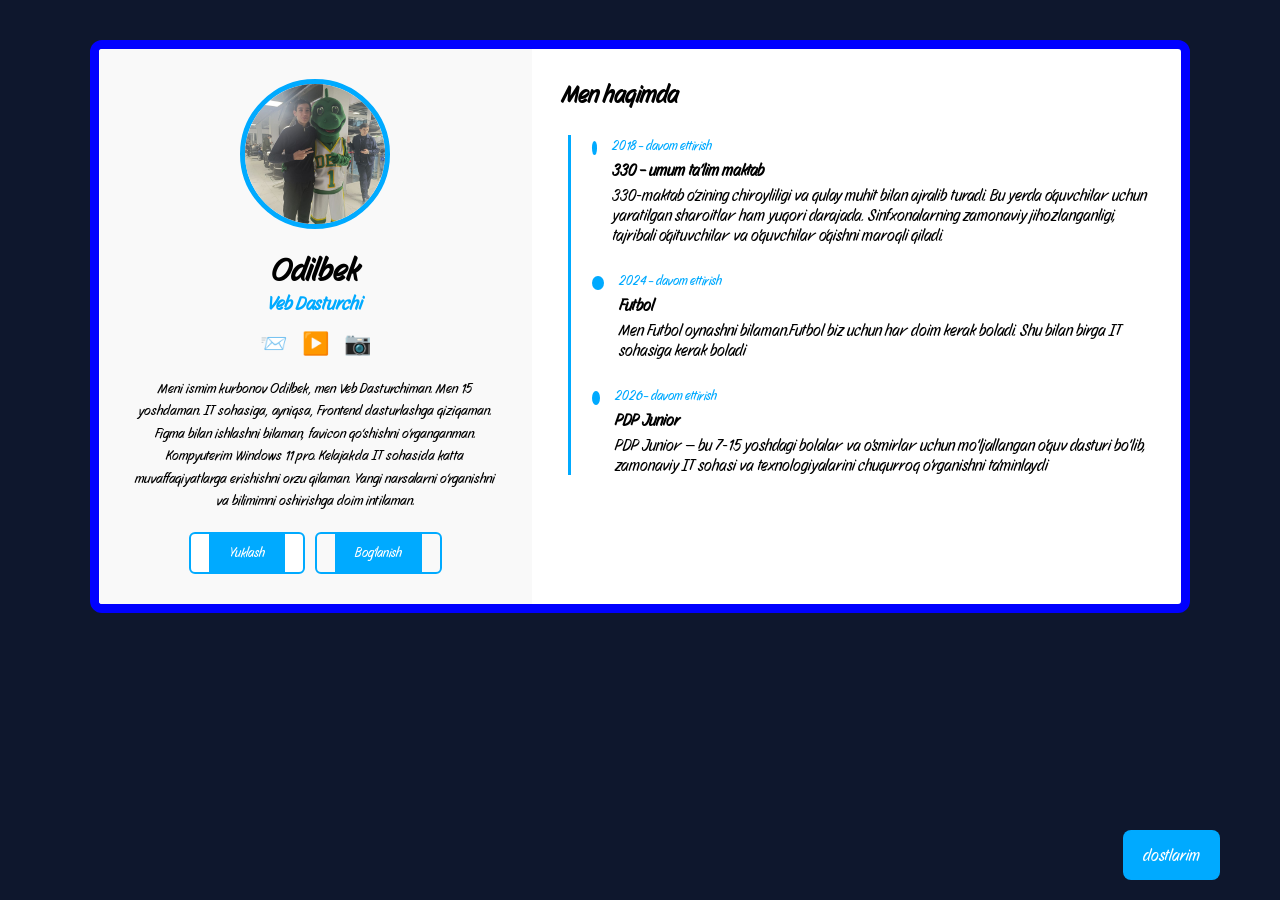
<file: index.html>
<!DOCTYPE html>
<html lang="uz">

<head>
    <meta charset="UTF-8">
    <title>Men haqimda</title>
    <link rel="stylesheet" href="men.css">
</head>

<body>

    <div class="container">

        <div class="left">
            <div class="avatar">
                <img src="./photo_2026-02-05_03-00-59.jpg" alt="Odilbek">
            </div>

            <h1>Odilbek
            </h1>
            <h3>Veb Dasturchi</h3>

            <div class="socials">
                <a href="#">📨</a>
                <a href="#">▶️</a>
                <a href="#">📷</a>
            </div>

            <p class="about-text">
                Meni ismim kurbonov Odilbek, men Veb Dasturchiman. Men 15 yoshdaman. IT sohasiga, ayniqsa, Frontend dasturlashga qiziqaman. Figma bilan ishlashni bilaman, favicon qo‘shishni o‘rganganman. Kompyuterim Windows 11 pro. Kelajakda IT sohasida katta muvaffaqiyatlarga erishishni orzu qilaman. Yangi narsalarni o‘rganishni va bilimimni oshirishga doim intilaman.
            </p>

            <div class="buttons">
                <button class="btn blue"><a href="https://www.google.com/">Yuklash</a></button>
                <button class="btn outline"><a href="boglanish.html">Bog‘lanish</a></button>
            </div>
        </div>

        <div class="right">
            <h2>Men haqimda</h2>

            <div class="timeline">
                <div class="item">
                    <span class="dot"></span>
                    <div>
                        <small>2018 – davom ettirish</small>
                        <h4>330 – umum ta’lim maktab</h4>
                        <p>330-maktab o‘zining chiroyliligi va qulay muhit bilan ajralib turadi. Bu yerda o‘quvchilar
                            uchun yaratilgan sharoitlar ham yuqori darajada. Sinfxonalarning zamonaviy jihozlanganligi,
                            tajribali o‘qituvchilar va o'quvchilar o‘qishni maroqli qiladi.</p>
                    </div>
                </div> 

                <div class="item">
                    <span class="dot"></span>
                    <div>
                        <small>2024 – davom ettirish</small>
                        <h4>Futbol</h4>
                        <p>Men Futbol oynashni bilaman.Futbol biz uchun har doim kerak boladi. Shu
                            bilan birga IT sohasiga kerak boladi</p>
                    </div>
                </div>

                <div class="item">
                    <span class="dot"></span>
                    <div>
                        <small>2026– davom ettirish</small>
                        <h4>PDP Junior</h4>
                        <p>PDP Junior — bu 7-15 yoshdagi bolalar va o'smirlar uchun mo'ljallangan o'quv dasturi bo'lib,
                            zamonaviy IT sohasi va texnologiyalarini chuqurroq o'rganishni ta'minlaydi</p>
                    </div>
                </div>
                <a href="dostlarim.html">
                    <button class="open-btn">dostlarim</button>
                </a>

            </div>
        </div>

    </div>






</body>

</html>
</file>
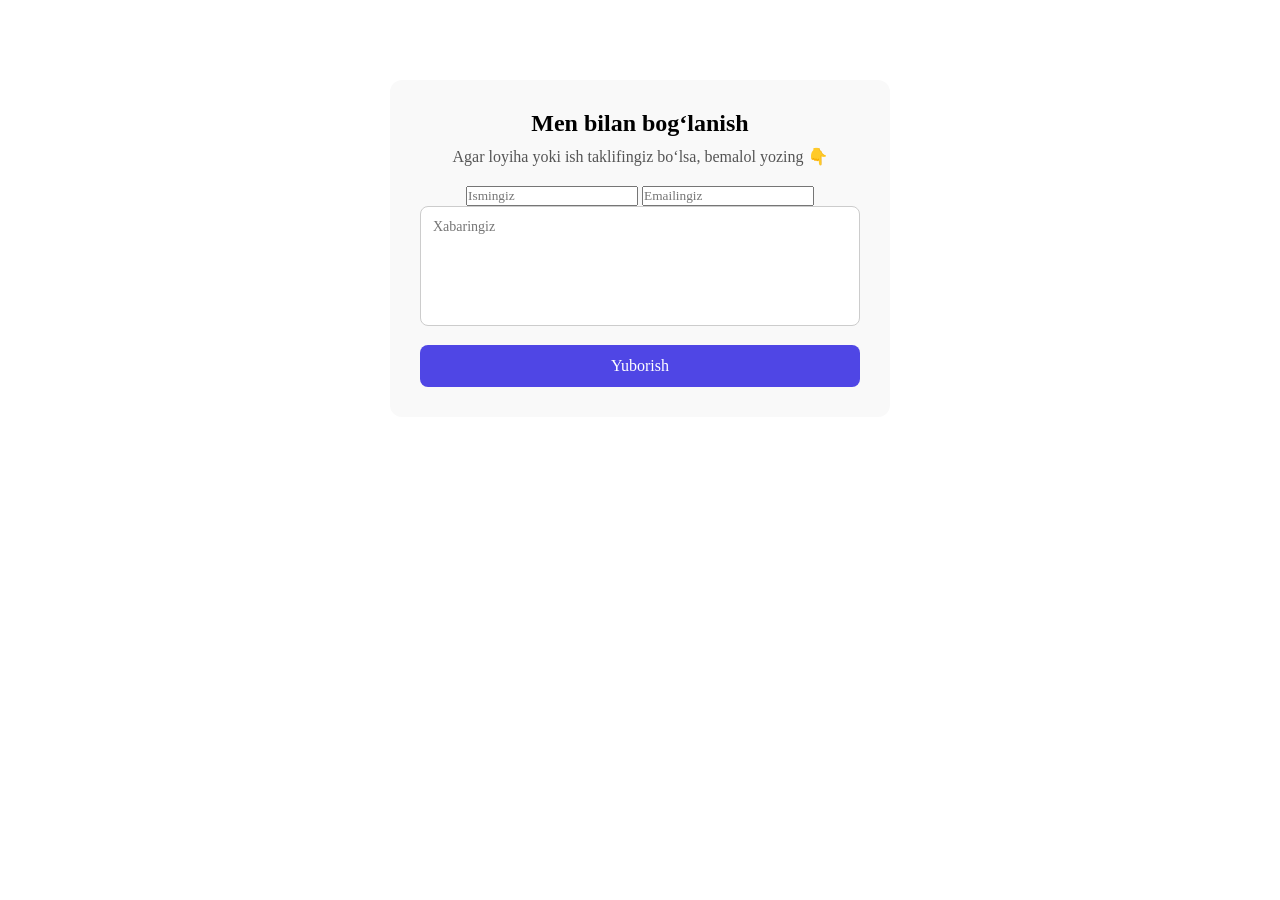
<file: boglanish.html>
<!DOCTYPE html>
<html lang="en">
<head>
    <meta charset="UTF-8">
    <meta name="viewport" content="width=device-width, initial-scale=1.0">
    <title>Bog‘lanish</title>
    <link rel="stylesheet" href="boglanish.css">
</head>
<body>
    <section class="contact">
  <h2>Men bilan bog‘lanish</h2>
  <p>Agar loyiha yoki ish taklifingiz bo‘lsa, bemalol yozing 👇</p>

  <form>
    <input type="text" placeholder="Ismingiz" required>
    <input type="email" placeholder="Emailingiz" required>
    <textarea placeholder="Xabaringiz" required></textarea>
    <button type="submit"><a href="index.html">Yuborish</a></button>
  </form>
</section>

</body>
</html>
</file>
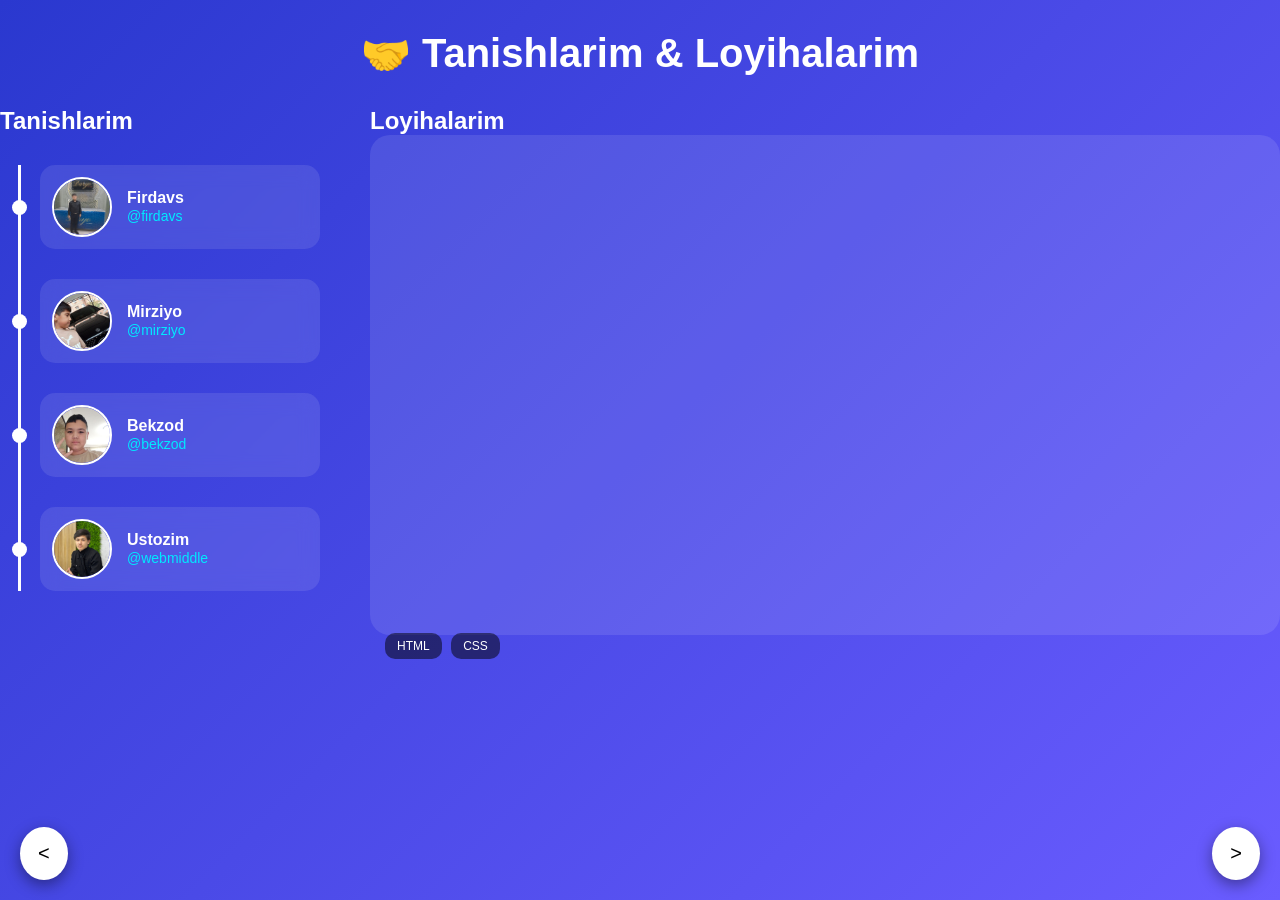
<file: dostlarim.html>
<!DOCTYPE html>
<html lang="uz">
<head>
    <meta charset="UTF-8">
    <meta name="viewport" content="width=device-width, initial-scale=1.0">
    <title>Tanishlarim</title>
    <link rel="stylesheet" href="dostlarim.css">
</head>

<body>

<h1 class="title">🤝 Tanishlarim & Loyihalarim</h1>

<section class="wrapper">

    <!-- ================= FRIENDS ================= -->
    <div class="friends">

        <h2>Tanishlarim</h2>

        <div class="timeline">

            <div class="friend-card">
                <span class="dot"></span>
                <img src="./firdavs.jpg">
                <div class="info">
                    <h4>Firdavs</h4>
                    <a href="https://web.telegram.org/k/#@uwwFIRDAVSuww">@firdavs</a>
                </div>
            </div>

            <div class="friend-card">
                <span class="dot"></span>
                <img src="./mr.jpg">
                <div class="info">
                    <h4>Mirziyo</h4>
                    <a href="https://web.telegram.org/k/#8336772102">@mirziyo</a>
                </div>
            </div>

            <div class="friend-card">
                <span class="dot"></span>
                <img src="./bk.jpg">
                <div class="info">
                    <h4>Bekzod</h4>
                    <a href="https://web.telegram.org/k/#7925323971">@bekzod</a>
                </div>
            </div>

            <div class="friend-card">
                <span class="dot"></span>
                <img src="./ustozim.jpg">
                <div class="info">
                    <h4>Ustozim</h4>
                    <a href="https://web.telegram.org/k/@webmiddle">@webmiddle</a>
                </div>
            </div>

        </div>
    </div>

    <!-- ================= PROJECT ================= -->
    <div class="projects">

        <h2>Loyihalarim</h2>

        <div class="project-card">

            <iframe src="https://odilbek-773.vercel.app/"></iframe>

            <div class="tech">
                <span>HTML</span>
                <span>CSS</span>
            </div>

        </div>

    </div>

</section>

<!-- NAVIGATION -->
<a href="oilam.html" class="nav-btn right">></a>
<a href="index.html" class="nav-btn left"><</a>
</body>
</html>
</file>
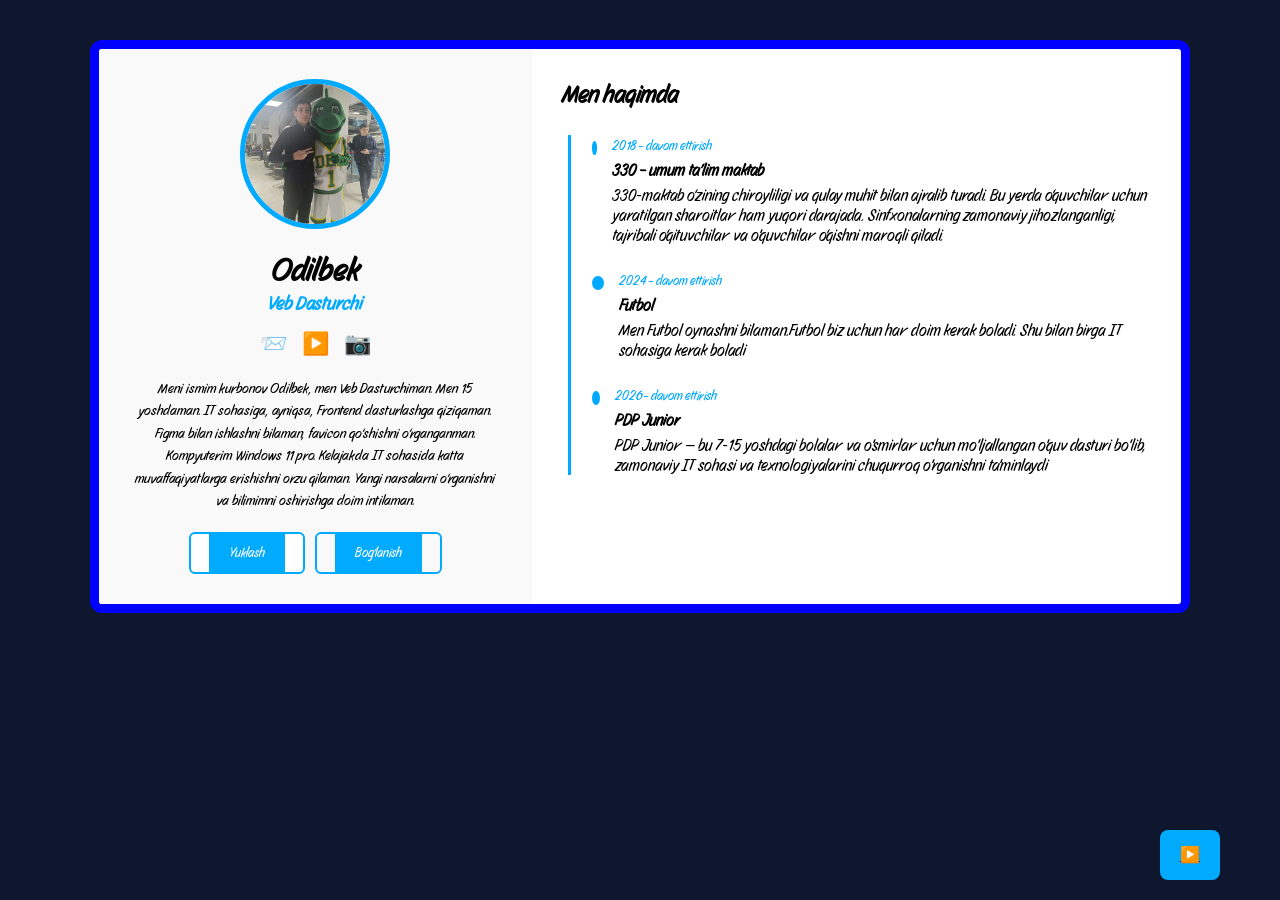
<file: men.html>
<!DOCTYPE html>
<html lang="uz">

<head>
    <meta charset="UTF-8">
    <title>Men haqimda</title>
    <link rel="stylesheet" href="men.css">
</head>

<body>

    <div class="container">

        <div class="left">
            <div class="avatar">
                <img src="./photo_2026-02-05_03-00-59.jpg" alt="Odilbek">
            </div>

            <h1>Odilbek
            </h1>
            <h3>Veb Dasturchi</h3>

            <div class="socials">
                <a href="#">📨</a>
                <a href="#">▶️</a>
                <a href="#">📷</a>
            </div>

            <p class="about-text">
                Meni ismim kurbonov Odilbek, men Veb Dasturchiman. Men 15 yoshdaman. IT sohasiga, ayniqsa, Frontend dasturlashga qiziqaman. Figma bilan ishlashni bilaman, favicon qo‘shishni o‘rganganman. Kompyuterim Windows 11 pro. Kelajakda IT sohasida katta muvaffaqiyatlarga erishishni orzu qilaman. Yangi narsalarni o‘rganishni va bilimimni oshirishga doim intilaman.
            </p>

            <div class="buttons">
                <button class="btn blue"><a href="https://www.google.com/">Yuklash</a></button>
                <button class="btn outline"><a href="boglanish.html">Bog‘lanish</a></button>
            </div>
        </div>

        <div class="right">
            <h2>Men haqimda</h2>

            <div class="timeline">
                <div class="item">
                    <span class="dot"></span>
                    <div>
                        <small>2018 – davom ettirish</small>
                        <h4>330 – umum ta’lim maktab</h4>
                        <p>330-maktab o‘zining chiroyliligi va qulay muhit bilan ajralib turadi. Bu yerda o‘quvchilar
                            uchun yaratilgan sharoitlar ham yuqori darajada. Sinfxonalarning zamonaviy jihozlanganligi,
                            tajribali o‘qituvchilar va o'quvchilar o‘qishni maroqli qiladi.</p>
                    </div>
                </div> 

                <div class="item">
                    <span class="dot"></span>
                    <div>
                        <small>2024 – davom ettirish</small>
                        <h4>Futbol</h4>
                        <p>Men Futbol oynashni bilaman.Futbol biz uchun har doim kerak boladi. Shu
                            bilan birga IT sohasiga kerak boladi</p>
                    </div>
                </div>

                <div class="item">
                    <span class="dot"></span>
                    <div>
                        <small>2026– davom ettirish</small>
                        <h4>PDP Junior</h4>
                        <p>PDP Junior — bu 7-15 yoshdagi bolalar va o'smirlar uchun mo'ljallangan o'quv dasturi bo'lib,
                            zamonaviy IT sohasi va texnologiyalarini chuqurroq o'rganishni ta'minlaydi</p>
                    </div>
                </div>
                <button class="open-btn"><a href="dostlarim.html">▶️</a></button>

            </div>
        </div>

    </div>






</body>

</html>
</file>
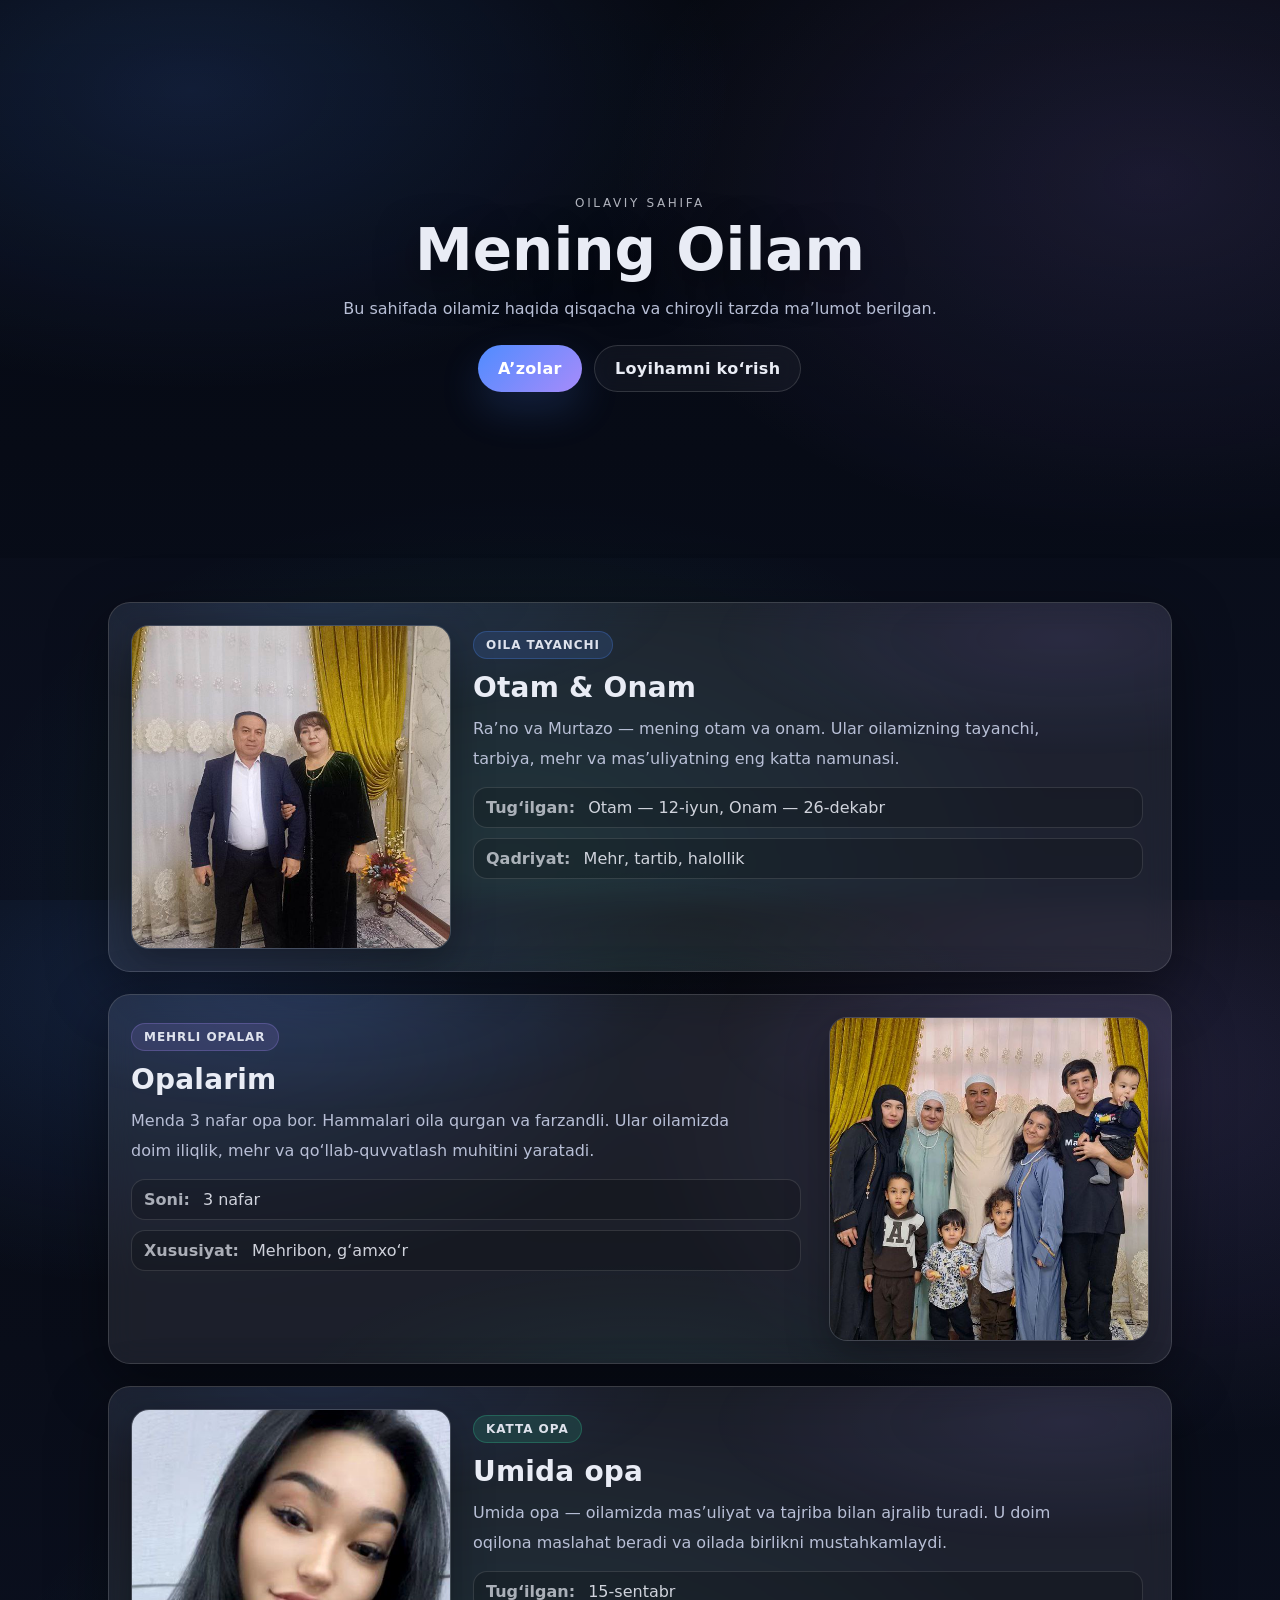
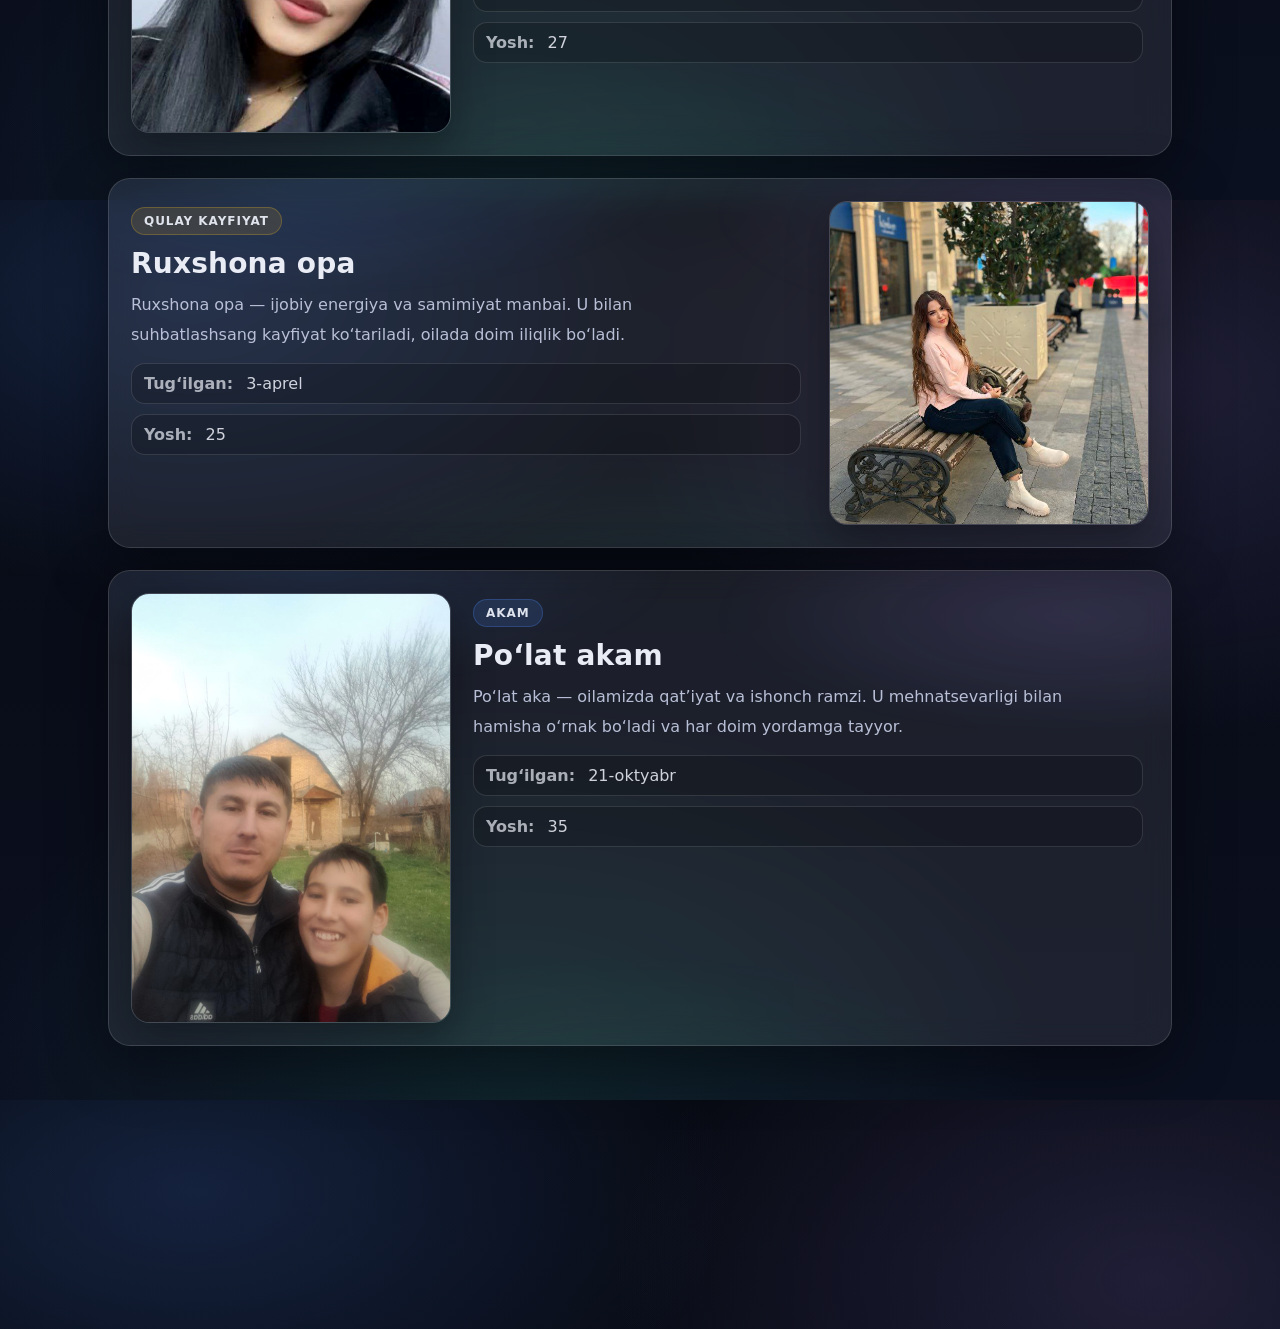
<file: oilam.html>
<!DOCTYPE html>
<html lang="uz">
<head>
  <meta charset="UTF-8" />
  <meta name="viewport" content="width=device-width, initial-scale=1.0" />
  <title>Mening Oilam</title>
  <link rel="stylesheet" href="oilam.css" />
</head>

<body>
  <header class="hero">
    <div class="hero__bg"></div>
    <div class="hero__content">
      <p class="hero__kicker">Oilaviy sahifa</p>
      <h1 class="hero__title">Mening Oilam</h1>
      <p class="hero__subtitle">
        Bu sahifada oilamiz haqida qisqacha va chiroyli tarzda ma’lumot berilgan.
      </p>

      <div class="hero__actions">
        <a class="btn btn--primary" href="#members">A’zolar</a>
        <a class="btn btn--ghost" href="https://odilbek-773.vercel.app/" target="_blank">
          Loyihamni ko‘rish
        </a>
      </div>
    </div>
  </header>

  <main class="wrap" id="members">

    <!-- 1 -->
    <section class="member reveal">
      <div class="member__card">
        <div class="member__media">
          <img src="./adam.jpg" alt="Otam va Onam" />
          <div class="member__shine"></div>
        </div>

        <div class="member__info">
          <div class="badge">Oila tayanchi</div>
          <h2 class="member__title">Otam &amp; Onam</h2>
          <p class="member__text">
            Ra’no va Murtazo — mening otam va onam. Ular oilamizning tayanchi,
            tarbiya, mehr va mas’uliyatning eng katta namunasi.
          </p>

          <ul class="member__meta">
            <li><span>Tug‘ilgan:</span> Otam — 12-iyun, Onam — 26-dekabr</li>
            <li><span>Qadriyat:</span> Mehr, tartib, halollik</li>
          </ul>
        </div>
      </div>
    </section>

    <!-- 2 -->
    <section class="member reveal member--reverse">
      <div class="member__card">
        <div class="member__media">
          <img src="./oyim.jpg" alt="Opalarim" />
          <div class="member__shine"></div>
        </div>

        <div class="member__info">
          <div class="badge badge--violet">Mehrli opalar</div>
          <h2 class="member__title">Opalarim</h2>
          <p class="member__text">
            Menda 3 nafar opa bor. Hammalari oila qurgan va farzandli.
            Ular oilamizda doim iliqlik, mehr va qo‘llab-quvvatlash muhitini yaratadi.
          </p>

          <ul class="member__meta">
            <li><span>Soni:</span> 3 nafar</li>
            <li><span>Xususiyat:</span> Mehribon, g‘amxo‘r</li>
          </ul>
        </div>
      </div>
    </section>

    <!-- 3 -->
    <section class="member reveal">
      <div class="member__card">
        <div class="member__media">
          <img src="./opam.jpg" alt="Umida opa" />
          <div class="member__shine"></div>
        </div>

        <div class="member__info">
          <div class="badge badge--green">Katta opa</div>
          <h2 class="member__title">Umida opa</h2>
          <p class="member__text">
            Umida opa — oilamizda mas’uliyat va tajriba bilan ajralib turadi.
            U doim oqilona maslahat beradi va oilada birlikni mustahkamlaydi.
          </p>

          <ul class="member__meta">
            <li><span>Tug‘ilgan:</span> 15-sentabr</li>
            <li><span>Yosh:</span> 27</li>
          </ul>
        </div>
      </div>
    </section>

    <!-- 4 -->
    <section class="member reveal member--reverse">
      <div class="member__card">
        <div class="member__media">
          <img src="./opam2.jpg" alt="Ruxshona opa" />
          <div class="member__shine"></div>
        </div>

        <div class="member__info">
          <div class="badge badge--amber">Qulay kayfiyat</div>
          <h2 class="member__title">Ruxshona opa</h2>
          <p class="member__text">
            Ruxshona opa — ijobiy energiya va samimiyat manbai.
            U bilan suhbatlashsang kayfiyat ko‘tariladi, oilada doim iliqlik bo‘ladi.
          </p>

          <ul class="member__meta">
            <li><span>Tug‘ilgan:</span> 3-aprel</li>
            <li><span>Yosh:</span> 25</li>
          </ul>
        </div>
      </div>
    </section>
    <!-- 5 -->
    <section class="member reveal">
      <div class="member__card">
        <div class="member__media">
          <img src="./akam.jpg" alt="Po‘lat aka" />
          <div class="member__shine"></div>
        </div>

        <div class="member__info">
          <div class="badge badge--blue">Akam</div>
          <h2 class="member__title">Po‘lat akam</h2>
          <p class="member__text">
            Po‘lat aka — oilamizda qat’iyat va ishonch ramzi.
            U mehnatsevarligi bilan hamisha o‘rnak bo‘ladi va har doim yordamga tayyor.
          </p>

          <ul class="member__meta">
            <li><span>Tug‘ilgan:</span> 21-oktyabr</li>
            <li><span>Yosh:</span> 35</li>
          </ul>
        </div>
      </div>
    </section>

    <footer class="footer reveal">
      <div class="footer__card">
        <h3 class="footer__title">Portfolio</h3>
        <p class="footer__text">
          Istasangiz, mening boshqa ishlarimni ham ko‘rishingiz mumkin.
        </p>
        <a class="btn btn--primary" href="https://odilbek-773.vercel.app/" target="_blank">
          Loyihamni ko‘rish
        </a>
      </div>
    </footer>

  </main>

  <script>
    // Scroll reveal (oddiy, lekin zo'r effekt)
    const items = document.querySelectorAll(".reveal");
    const io = new IntersectionObserver((entries) => {
      entries.forEach((e) => {
        if (e.isIntersecting) {
          e.target.classList.add("is-visible");
          io.unobserve(e.target);
        }
      });
    }, { threshold: 0.15 });

    items.forEach((el) => io.observe(el));
  </script>
</body>
</html>
</file>
<file: men.css>
@import url('https://fonts.googleapis.com/css2?family=Story+Script&display=swap');

* {
    margin: 0;
    padding: 0;
    box-sizing: border-box;
    font-family: 'Story Script', cursive;
}

body {
    background: #0e172d;
    padding: 40px;
}

.container {
    max-width: 1100px;
    margin: auto;
    background: #fff;
    border-radius: 12px;
    display: flex;
    overflow: hidden;
    border: rgb(0, 0, 255) 9px solid;
}

.left {
    width: 40%;
    padding: 30px;
    text-align: center;
    background: #f9f9f9;
}

.avatar img {
    width: 150px;
    height: 150px;
    border-radius: 50%;
    border: 5px solid #00aaff;
    object-fit: cover;
}

.left h1 {
    margin-top: 15px;
}

.left h3 {
    color: #00aaff;
    margin-bottom: 15px;
}

.socials a {
    margin: 0 6px;
    font-size: 22px;
    text-decoration: none;
}

.about-text {
    margin: 20px 0;
    font-size: 14px;
    line-height: 1.6;
}

.buttons {
    display: flex;
    justify-content: center;
    gap: 10px;
}

.btn {
    padding: 10px 18px;
    border-radius: 6px;
    border: none;
    cursor: pointer;
}

.btn.blue {
    border: 2px solid #00aaff;
    background-color: #ffff;
    color: white;
}

.btn.outline {
    background: transparent;
    border: 2px solid #00aaff;
    color: #00aaff;
}

.right {
    width: 60%;
    padding: 30px;
}

.right h2 {
    margin-bottom: 25px;
}

.timeline {
    position: relative;
    padding-left: 30px;
}

.timeline::before {
    content: "";
    position: absolute;
    left: 6px;
    top: 0;
    width: 3px;
    height: 100%;
    background: #00aaff;
}

.item {
    display: flex;
    margin-bottom: 25px;
}

.dot {
    width: 14px;
    height: 14px;
    border-radius: 50%;
    margin-right: 15px;
    margin-top: 6px;
}

.item small {
    color: #00aaff;
}

.item h4 {
    margin: 5px 0;
}

.section {
    padding: 40px;
}

.friends-projects {
    display: flex;
    gap: 40px;
}

.friends {
    width: 50%;
}

.timeline-col {
    position: relative;
    padding-left: 25px;
}

.timeline-col::before {
    content: "";
    position: absolute;
    left: 6px;
    top: 0;
    width: 3px;
    height: 100%;
    background: #00aaff;
}

.friend {
    display: flex;
    align-items: center;
    margin-bottom: 25px;
    gap: 15px;
}

.friend img {
    width: 55px;
    height: 55px;
    border-radius: 50%;
    object-fit: cover;
}

.friend a {
    color: #3b5cff;
    text-decoration: none;
}

.dot {
    width: 14px;
    height: 14px;
    background: #00aaff;
    border-radius: 50%;
}

.projects {
    width: 50%;
}

.project-card {
    background: #fff;
    border-radius: 12px;
    padding: 15px;
    box-shadow: 0 10px 25px rgba(0,0,0,0.15);
}

.project-card img {
    width: 100%;
    border-radius: 10px;
}

.tech {
    margin-top: 15px;
    display: flex;
    gap: 10px;
}

.tech span {
    background: #f2b705;
    padding: 8px 14px;
    border-radius: 6px;
    font-weight: bold;
    font-size: 14px;
}

.book {
    width: 700px;
    height: 420px;
    margin: 40px auto;
    position: relative;
    perspective: 2000px;
    display: flex;
}

.page {
    width: 50%;
    height: 100%;
    background: white;
    padding: 25px;
    box-shadow: 0 10px 30px rgba(0,0,0,0.2);
    backface-visibility: hidden;
}

.left-page {
    border-radius: 12px 0 0 12px;
}

.right-page {
    border-radius: 0 12px 12px 0;
    transform-origin: left;
    transform: rotateY(0deg);
    transition: transform 1.2s ease;
}

.book.open .right-page {
    transform: rotateY(-180deg);
}
.aw {
    text-decoration: none;
    color: rgb(0, 0, 0);
    padding: 275px;
    transform: rotateY(90deg);
    transition: all 1s ease;
}
.btn-box{
    display: flex;
    justify-content: flex-end; 
}

.open-btn{
    margin-right: 40px; 
}

.btn a {
    text-decoration: none;
    color: rgb(255, 255, 255);
    padding: 12px 10px;
    transition: all 0.3s ease;
    padding: 10px 20px;
    background-color: #00aaff;
    
}.btn a:hover {
    color: rgb(0, 0, 0);
    background-color: #fff; 
    text-decoration: none;
}
btn a:active {
    transform: scale(0.95);
}
.open-btn:hover {
    box-shadow: 0 0 15px #00aaff;
}
.open-btn:active {
    transform: scale(0.95);
}
.open-btn {
    position: fixed;
    bottom: 20px;
    right: 20px;
    background-color: #00aaff;
    color: white;
    border: none;
    padding: 15px 20px;
    border-radius: 8px;
    cursor: pointer;
    font-size: 16px;
    z-index: 1000;
}
</file>
<file: boglanish.css>
* {
    margin: 0;
    padding: 0;
    box-sizing: border-box;
    font-family: 'Story Script', cursive;
}
.contact {
  max-width: 500px;
  margin: 80px auto;
  padding: 30px;
  background: #f9f9f9;
  border-radius: 12px;
  text-align: center;
  font-family: Arial, sans-serif;
}

.contact h2 {
  margin-bottom: 10px;
}

.contact p {
  color: #555;
  margin-bottom: 20px;
}

.contact textarea {
  width: 100%;
  padding: 12px;
  margin-bottom: 15px;
  border: 1px solid #ccc;
  border-radius: 8px;
  font-size: 14px;
}

.contact textarea {
  resize: none;
  height: 120px;
}

.contact button {
  width: 100%;
  padding: 12px;
  background: #4f46e5;
  color: #fff;
  border: none;
  border-radius: 8px;
  font-size: 16px;
  cursor: pointer;
}

.contact button:hover {
  background: #4338ca;
}

button a {
    text-decoration: none;
    color: #ffff;
}
</file>
<file: dostlarim.css>
* {
    margin: 0;
    padding: 0;
    box-sizing: border-box;
}

body {
    font-family: Arial, sans-serif;
    background: linear-gradient(135deg,#2a38cf,#6a5cff);
    min-height: 100vh;
    color: white;
}

/* TITLE */
.title {
    text-align: center;
    padding: 30px;
    font-size: 40px;
}

/* LAYOUT */
.wrapper {
    display: flex;
    justify-content: space-between;
    flex-wrap: wrap;
    gap: 50px;
}

/* ================= FRIENDS ================= */

.friends {
    max-width: 25%;
    flex: 1;
}

/* Timeline */
.timeline {
    position: relative;
    margin-top: 30px;
    padding-left: 40px;
}

.timeline::before {
    content: "";
    position: absolute;
    left: 18px;
    top: 0;
    width: 3px;
    height: 100%;
    background: white;
}

/* Friend Card */
.friend-card {
    position: relative;
    display: flex;
    align-items: center;
    gap: 15px;
    margin-bottom: 30px;
    padding: 12px;
    border-radius: 15px;
    background: rgba(255,255,255,0.1);
    backdrop-filter: blur(10px);
    transition: 0.3s;
}

.friend-card:hover {
    transform: translateX(10px) scale(1.03);
}

/* Dot */
.dot {
    position: absolute;
    left: -28px;
    width: 15px;
    height: 15px;
    background: #fff;
    border-radius: 50%;
}

/* Image */
.friend-card img {
    width: 60px;
    height: 60px;
    border-radius: 50%;
    object-fit: cover;
    border: 2px solid white;
}

/* Text */
.info a {
    color: #00eaff;
    text-decoration: none;
    font-size: 14px;
}

/* ================= PROJECT ================= */

.projects {
    flex: 1;

}

.project-card {
    height: 500px;
    background: rgba(255,255,255,0.1);
    padding: 15px;
    border-radius: 20px;
    transition: 0.3s;
}

/* Iframe */
.project-card iframe {
    width: 100%;
    height: 100%;
    border: none;
    border-radius: 10px;
}

/* Tech badges */
.tech {
    margin-top: 12px;
}

.tech span {
    background: #00000080;
    padding: 6px 12px;
    border-radius: 10px;
    margin-right: 5px;
    font-size: 12px;
}

/* ================= NAV BUTTON ================= */

.nav-btn {
    position: fixed;
    bottom: 20px;
    padding: 15px 18px;
    background: white;
    color: black;
    border-radius: 50%;
    text-decoration: none;
    font-size: 20px;
    box-shadow: 0 5px 15px rgba(0,0,0,0.4);
    transition: 0.3s;
}

.nav-btn:hover {
    transform: scale(1.1);
}

.right { right: 20px; }
.left { left: 20px; }
</file>
<file: oilam.css>
:root{
  --bg0:#070A12;
  --bg1:#0b1020;
  --card: rgba(255,255,255,.08);
  --border: rgba(255,255,255,.14);
  --text: #e9ecf5;
  --muted:#b8bfd6;

  --shadow: 0 18px 60px rgba(0,0,0,.45);
  --radius: 22px;

  --blue:#4f8cff;
  --violet:#a78bfa;
  --green:#34d399;
  --amber:#fbbf24;
}

*{box-sizing:border-box}
html,body{height:100%}
body{
  margin:0;
  font-family: ui-sans-serif, system-ui, -apple-system, Segoe UI, Roboto, Arial, sans-serif;
  color:var(--text);
  background:
    radial-gradient(900px 500px at 15% 10%, rgba(79,140,255,.18), transparent 60%),
    radial-gradient(900px 600px at 90% 20%, rgba(167,139,250,.15), transparent 60%),
    radial-gradient(900px 600px at 40% 95%, rgba(52,211,153,.10), transparent 60%),
    linear-gradient(180deg, var(--bg0), var(--bg1));
  overflow-x:hidden;
}

/* HERO */
.hero{
  position:relative;
  min-height: 62vh;
  display:grid;
  place-items:center;
  padding: 70px 18px 40px;
}
.hero__bg{
  position:absolute; inset:0;
  background: url("https://suret.pics/uploads/posts/2023-09/1695307148_2-57.jpg") center/cover no-repeat;
  filter: saturate(1.05) contrast(1.05);
  opacity:.22;
}
.hero__bg::after{
  content:"";
  position:absolute; inset:0;
  background: linear-gradient(180deg, rgba(7,10,18,.55), rgba(7,10,18,.92));
}
.hero__content{
  position:relative;
  width:min(980px, 100%);
  text-align:center;
  padding: 28px 18px;
}
.hero__kicker{
  margin:0 0 10px;
  letter-spacing:.22em;
  text-transform:uppercase;
  color: rgba(233,236,245,.75);
  font-size: 12px;
}
.hero__title{
  margin:0;
  font-size: clamp(34px, 5vw, 58px);
  line-height:1.05;
  text-shadow: 0 12px 40px rgba(0,0,0,.55);
}
.hero__subtitle{
  margin: 14px auto 0;
  width: min(720px, 100%);
  color: var(--muted);
  font-size: 16px;
  line-height:1.7;
}
.hero__actions{
  margin-top: 22px;
  display:flex;
  justify-content:center;
  gap: 12px;
  flex-wrap: wrap;
}

/* WRAP */
.wrap{
  width:min(1100px, 100%);
  margin: 0 auto;
  padding: 22px 18px 70px;
}

/* BUTTONS */
.btn{
  display:inline-flex;
  align-items:center;
  justify-content:center;
  gap:10px;
  padding: 13px 20px;
  border-radius: 999px;
  text-decoration:none;
  font-weight: 700;
  letter-spacing:.02em;
  transition: transform .22s ease, box-shadow .22s ease, background .22s ease, border-color .22s ease;
  will-change: transform;
  user-select:none;
}
.btn--primary{
  background: linear-gradient(135deg, rgba(79,140,255,1), rgba(167,139,250,1));
  color:white;
  box-shadow: 0 18px 40px rgba(79,140,255,.18);
}
.btn--ghost{
  color: var(--text);
  border: 1px solid var(--border);
  background: rgba(255,255,255,.04);
  backdrop-filter: blur(10px);
}
.btn:hover{
  transform: translateY(-2px) scale(1.02);
  box-shadow: 0 20px 60px rgba(0,0,0,.35);
}
.btn:active{
  transform: translateY(0) scale(.99);
}

/* MEMBER SECTION */
.member{
  margin-top: 22px;
}
.member__card{
  position:relative;
  display:grid;
  grid-template-columns: 320px 1fr;
  gap: 22px;
  padding: 22px;
  border-radius: var(--radius);
  background: var(--card);
  border: 1px solid var(--border);
  backdrop-filter: blur(14px);
  box-shadow: var(--shadow);
  overflow:hidden;
  transform: translateZ(0);
  transition: transform .35s ease, box-shadow .35s ease, border-color .35s ease;
}
.member__card::before{
  content:"";
  position:absolute; inset:-2px;
  background: radial-gradient(600px 200px at 20% 0%, rgba(79,140,255,.22), transparent 60%),
              radial-gradient(600px 200px at 90% 10%, rgba(167,139,250,.18), transparent 60%),
              radial-gradient(600px 240px at 50% 110%, rgba(52,211,153,.12), transparent 60%);
  opacity:.55;
  pointer-events:none;
}
.member__card:hover{
  transform: translateY(-6px);
  box-shadow: 0 26px 70px rgba(0,0,0,.55);
  border-color: rgba(255,255,255,.22);
}

/* reverse layout */
.member--reverse .member__card{
  grid-template-columns: 1fr 320px;
}
.member--reverse .member__media{
  order: 2;
}
.member--reverse .member__info{
  order: 1;
}
/* MEDIA */
.member__media{
  position:relative;
  border-radius: 18px;
  overflow:hidden;
  border: 1px solid rgba(255,255,255,.16);
  box-shadow: 0 14px 40px rgba(0,0,0,.35);
  min-height: 280px;
}
.member__media img{
  width:100%;
  height:100%;
  object-fit:cover;
  transform: scale(1.02);
  transition: transform .7s ease, filter .7s ease;
  filter: contrast(1.02) saturate(1.05);
}
.member__card:hover .member__media img{
  transform: scale(1.08);
  filter: contrast(1.05) saturate(1.12);
}
.member__shine{
  position:absolute; inset:0;
  background: linear-gradient(120deg, transparent 20%, rgba(255,255,255,.18) 38%, transparent 55%);
  transform: translateX(-120%);
  transition: transform .8s ease;
  mix-blend-mode: screen;
}
.member__card:hover .member__shine{
  transform: translateX(120%);
}

/* INFO */
.member__info{
  position:relative;
  padding: 6px 6px 6px 0;
}
.badge{
  display:inline-flex;
  align-items:center;
  padding: 6px 12px;
  border-radius: 999px;
  font-size: 12px;
  font-weight: 800;
  letter-spacing:.08em;
  text-transform:uppercase;
  background: rgba(79,140,255,.14);
  border: 1px solid rgba(79,140,255,.26);
  color: rgba(233,236,245,.95);
}
.badge--violet{
  background: rgba(167,139,250,.14);
  border-color: rgba(167,139,250,.26);
}
.badge--green{
  background: rgba(52,211,153,.14);
  border-color: rgba(52,211,153,.26);
}
.badge--amber{
  background: rgba(251,191,36,.12);
  border-color: rgba(251,191,36,.24);
}
.badge--blue{
  background: rgba(79,140,255,.14);
  border-color: rgba(79,140,255,.26);
}

.member__title{
  margin: 12px 0 10px;
  font-size: 28px;
  letter-spacing: .2px;
}
.member__text{
  margin: 0;
  color: var(--muted);
  font-size: 16px;
  line-height: 1.85;
  max-width: 62ch;
}

/* meta list */
.member__meta{
  margin: 14px 0 0;
  padding: 0;
  list-style:none;
  display:grid;
  gap: 10px;
}
.member__meta li{
  padding: 10px 12px;
  border-radius: 14px;
  border: 1px solid rgba(255,255,255,.12);
  background: rgba(0,0,0,.18);
  color: rgba(233,236,245,.88);
}
.member__meta span{
  color: rgba(233,236,245,.7);
  font-weight: 800;
  margin-right: 8px;
}

/* FOOTER */
.footer{
  margin-top: 26px;
  padding-bottom: 10px;
}
.footer__card{
  border-radius: var(--radius);
  border: 1px solid var(--border);
  background: rgba(255,255,255,.06);
  backdrop-filter: blur(14px);
  box-shadow: var(--shadow);
  padding: 26px;
  text-align:center;
}
.footer__title{margin:0; font-size: 22px;}
.footer__text{margin:10px auto 16px; color: var(--muted); line-height:1.7; width:min(700px,100%);}

/* REVEAL ANIM */
.reveal{
  opacity: 0;
  transform: translateY(18px);
  transition: opacity .7s ease, transform .7s ease;
}
.reveal.is-visible{
  opacity: 1;
  transform: translateY(0);
}

/* RESPONSIVE */
@media (max-width: 900px){
  .member__card,
  .member--reverse .member__card{
    grid-template-columns: 1fr;
  }
  .member__media{min-height: 260px}
  .member--reverse .member__media{order:0}
  .member--reverse .member__info{order:0}
  .member__title{font-size: 24px}
}
</file>
